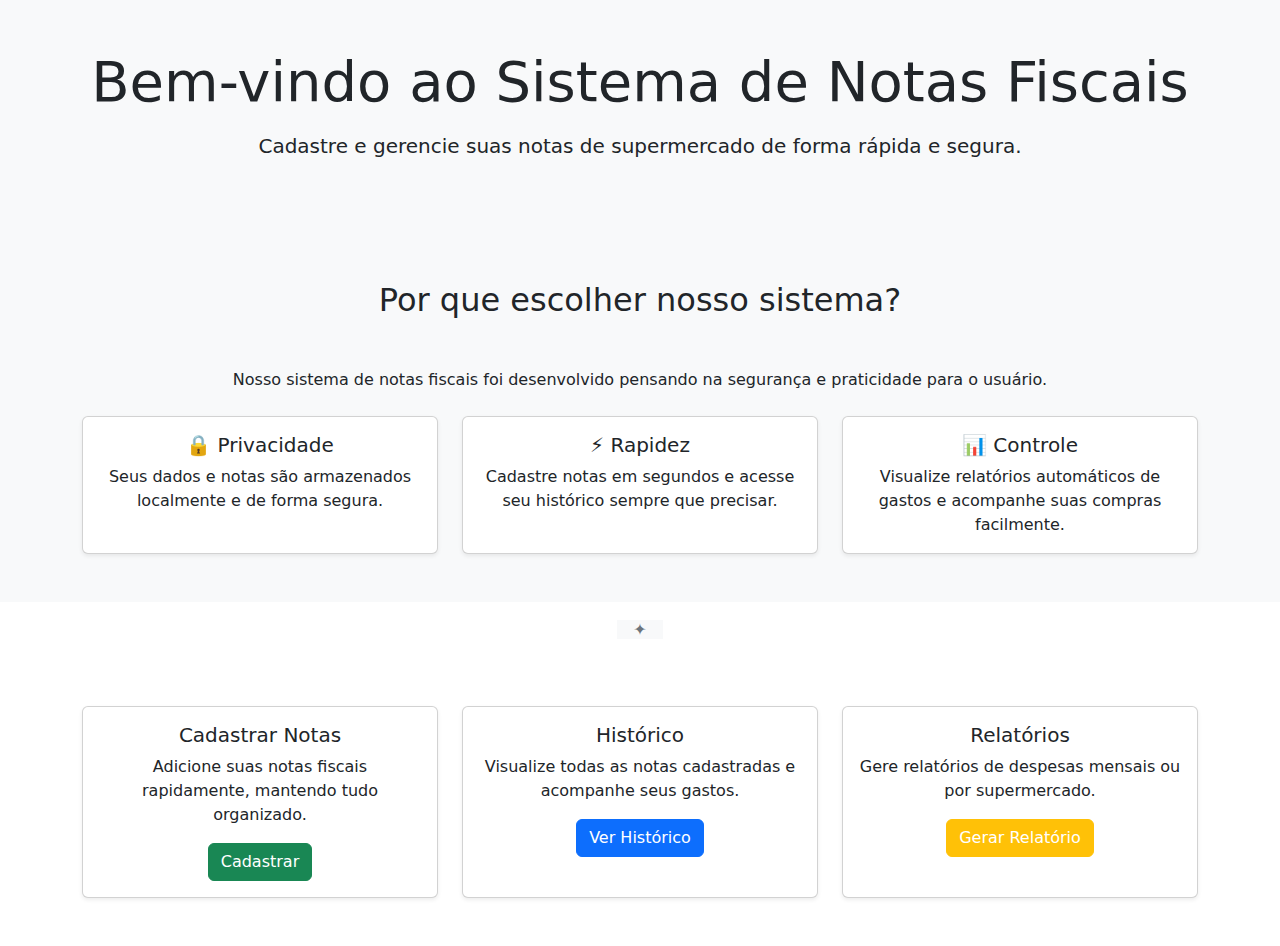
<file: index.html>
<!DOCTYPE html>
<html lang="pt-BR">
<head>
  <meta charset="UTF-8">
  <meta name="viewport" content="width=device-width, initial-scale=1.0">
  <title>Home - Sistema de Notas</title>
  <link href="https://cdn.jsdelivr.net/npm/bootstrap@5.3.3/dist/css/bootstrap.min.css" rel="stylesheet">
</head>
<body>

<!-- Navbar -->




<!-- Fim do navbar-->

<!-- Hero Section -->
<section class="text-center bg-light py-5">
  <div class="container">
    <h1 class="display-4 mb-3">Bem-vindo ao Sistema de Notas Fiscais</h1>
    <p class="lead mb-4">Cadastre e gerencie suas notas de supermercado de forma rápida e segura.</p>
  </div>
</section>

<!-- Sobre / Funcionalidades -->
<section class="bg-light py-5">
  <div class="container">
    <h2 class="text-center mb-5">Por que escolher nosso sistema?</h2>
    <p class="text-center mb-4">
      Nosso sistema de notas fiscais foi desenvolvido pensando na segurança e praticidade para o usuário.
    </p>
    <div class="row g-4 text-center">
      <div class="col-md-4">
        <div class="card h-100 shadow-sm">
          <div class="card-body">
            <h5 class="card-title">🔒 Privacidade</h5>
            <p class="card-text">Seus dados e notas são armazenados localmente e de forma segura.</p>
          </div>
        </div>
      </div>
      <div class="col-md-4">
        <div class="card h-100 shadow-sm">
          <div class="card-body">
            <h5 class="card-title">⚡ Rapidez</h5>
            <p class="card-text">Cadastre notas em segundos e acesse seu histórico sempre que precisar.</p>
          </div>
        </div>
      </div>
      <div class="col-md-4">
        <div class="card h-100 shadow-sm">
          <div class="card-body">
            <h5 class="card-title">📊 Controle</h5>
            <p class="card-text">Visualize relatórios automáticos de gastos e acompanhe suas compras facilmente.</p>
          </div>
        </div>
      </div>
    </div>
  </div>
</section>
<div class="text-center my-3">
  <span class="px-3 bg-light text-secondary">✦</span>
</div>
<!-- Funcionalidades -->
<section class="container py-5">
  <div class="row g-4">
    <div class="col-md-4">
      <div class="card shadow-sm h-100">
        <div class="card-body text-center">
          <h5 class="card-title">Cadastrar Notas</h5>
          <p class="card-text">Adicione suas notas fiscais rapidamente, mantendo tudo organizado.</p>
          <a href="Login.html" class="btn btn-success">Cadastrar</a>
        </div>
      </div>
    </div>
    <div class="col-md-4">
      <div class="card shadow-sm h-100">
        <div class="card-body text-center">
          <h5 class="card-title">Histórico</h5>
          <p class="card-text">Visualize todas as notas cadastradas e acompanhe seus gastos.</p>
          <a href="historico.html" class="btn btn-primary">Ver Histórico</a>
        </div>
      </div>
    </div>
    <div class="col-md-4">
      <div class="card shadow-sm h-100">
        <div class="card-body text-center">
          <h5 class="card-title">Relatórios</h5>
          <p class="card-text">Gere relatórios de despesas mensais ou por supermercado.</p>
          <a href="relatorio.html" class="btn btn-warning text-white">Gerar Relatório</a>
        </div>
      </div>
    </div>
  </div>
</section>

<!-- Footer -->
 
<!-- fim do footer-->

<script src="https://cdn.jsdelivr.net/npm/bootstrap@5.3.3/dist/js/bootstrap.bundle.min.js"></script>
</body>
</html>
</file>
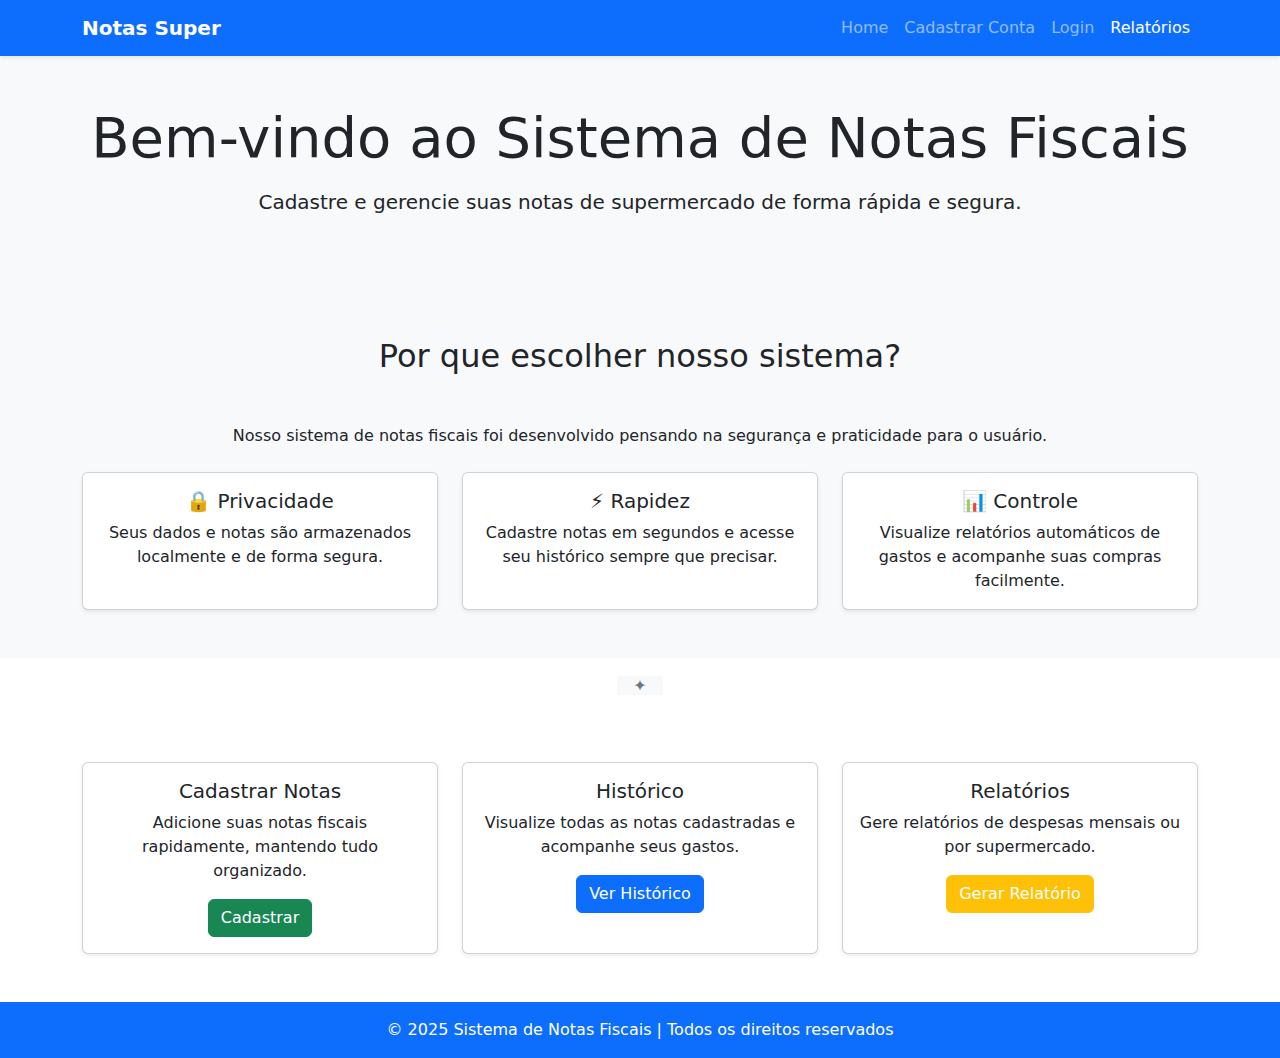
<file: home.html>
<!DOCTYPE html>
<html lang="pt-BR">
<head>
  <meta charset="UTF-8">
  <meta name="viewport" content="width=device-width, initial-scale=1.0">
  <title>Home - Sistema de Notas</title>
  <link href="https://cdn.jsdelivr.net/npm/bootstrap@5.3.3/dist/css/bootstrap.min.css" rel="stylesheet">
</head>
<body>

<!-- Navbar -->
<nav class="navbar navbar-expand-lg navbar-dark bg-primary shadow-sm">
  <div class="container">
    <a class="navbar-brand fw-bold" href="index.html">Notas Super</a>
    <button class="navbar-toggler" type="button" data-bs-toggle="collapse" data-bs-target="#navbarNav">
      <span class="navbar-toggler-icon"></span>
    </button>
    <div class="collapse navbar-collapse" id="navbarNav">
      <ul class="navbar-nav ms-auto">
        <li class="nav-item"><a class="nav-link" href="index.html">Home</a></li>
        <li class="nav-item"><a class="nav-link" href="cadastro.html">Cadastrar Conta</a></li>
        <li class="nav-item"><a class="nav-link" href="login.html">Login</a></li>
        <li class="nav-item"><a class="nav-link active" href="relatorios.html">Relatórios</a></li>
      </ul>
    </div>
  </div>
</nav>

<!-- Hero Section -->
<section class="text-center bg-light py-5">
  <div class="container">
    <h1 class="display-4 mb-3">Bem-vindo ao Sistema de Notas Fiscais</h1>
    <p class="lead mb-4">Cadastre e gerencie suas notas de supermercado de forma rápida e segura.</p>
  </div>
</section>

<!-- Sobre / Funcionalidades -->
<section class="bg-light py-5">
  <div class="container">
    <h2 class="text-center mb-5">Por que escolher nosso sistema?</h2>
    <p class="text-center mb-4">
      Nosso sistema de notas fiscais foi desenvolvido pensando na segurança e praticidade para o usuário.
    </p>
    <div class="row g-4 text-center">
      <div class="col-md-4">
        <div class="card h-100 shadow-sm">
          <div class="card-body">
            <h5 class="card-title">🔒 Privacidade</h5>
            <p class="card-text">Seus dados e notas são armazenados localmente e de forma segura.</p>
          </div>
        </div>
      </div>
      <div class="col-md-4">
        <div class="card h-100 shadow-sm">
          <div class="card-body">
            <h5 class="card-title">⚡ Rapidez</h5>
            <p class="card-text">Cadastre notas em segundos e acesse seu histórico sempre que precisar.</p>
          </div>
        </div>
      </div>
      <div class="col-md-4">
        <div class="card h-100 shadow-sm">
          <div class="card-body">
            <h5 class="card-title">📊 Controle</h5>
            <p class="card-text">Visualize relatórios automáticos de gastos e acompanhe suas compras facilmente.</p>
          </div>
        </div>
      </div>
    </div>
  </div>
</section>
<div class="text-center my-3">
  <span class="px-3 bg-light text-secondary">✦</span>
</div>
<!-- Funcionalidades -->
<section class="container py-5">
  <div class="row g-4">
    <div class="col-md-4">
      <div class="card shadow-sm h-100">
        <div class="card-body text-center">
          <h5 class="card-title">Cadastrar Notas</h5>
          <p class="card-text">Adicione suas notas fiscais rapidamente, mantendo tudo organizado.</p>
          <a href="cadastro.html" class="btn btn-success">Cadastrar</a>
        </div>
      </div>
    </div>
    <div class="col-md-4">
      <div class="card shadow-sm h-100">
        <div class="card-body text-center">
          <h5 class="card-title">Histórico</h5>
          <p class="card-text">Visualize todas as notas cadastradas e acompanhe seus gastos.</p>
          <a href="historico.html" class="btn btn-primary">Ver Histórico</a>
        </div>
      </div>
    </div>
    <div class="col-md-4">
      <div class="card shadow-sm h-100">
        <div class="card-body text-center">
          <h5 class="card-title">Relatórios</h5>
          <p class="card-text">Gere relatórios de despesas mensais ou por supermercado.</p>
          <a href="relatorio.html" class="btn btn-warning text-white">Gerar Relatório</a>
        </div>
      </div>
    </div>
  </div>
</section>

<!-- Footer -->
<footer class="bg-primary text-white text-center py-3">
  &copy; 2025 Sistema de Notas Fiscais | Todos os direitos reservados
</footer>

<script src="https://cdn.jsdelivr.net/npm/bootstrap@5.3.3/dist/js/bootstrap.bundle.min.js"></script>
</body>
</html>
</file>
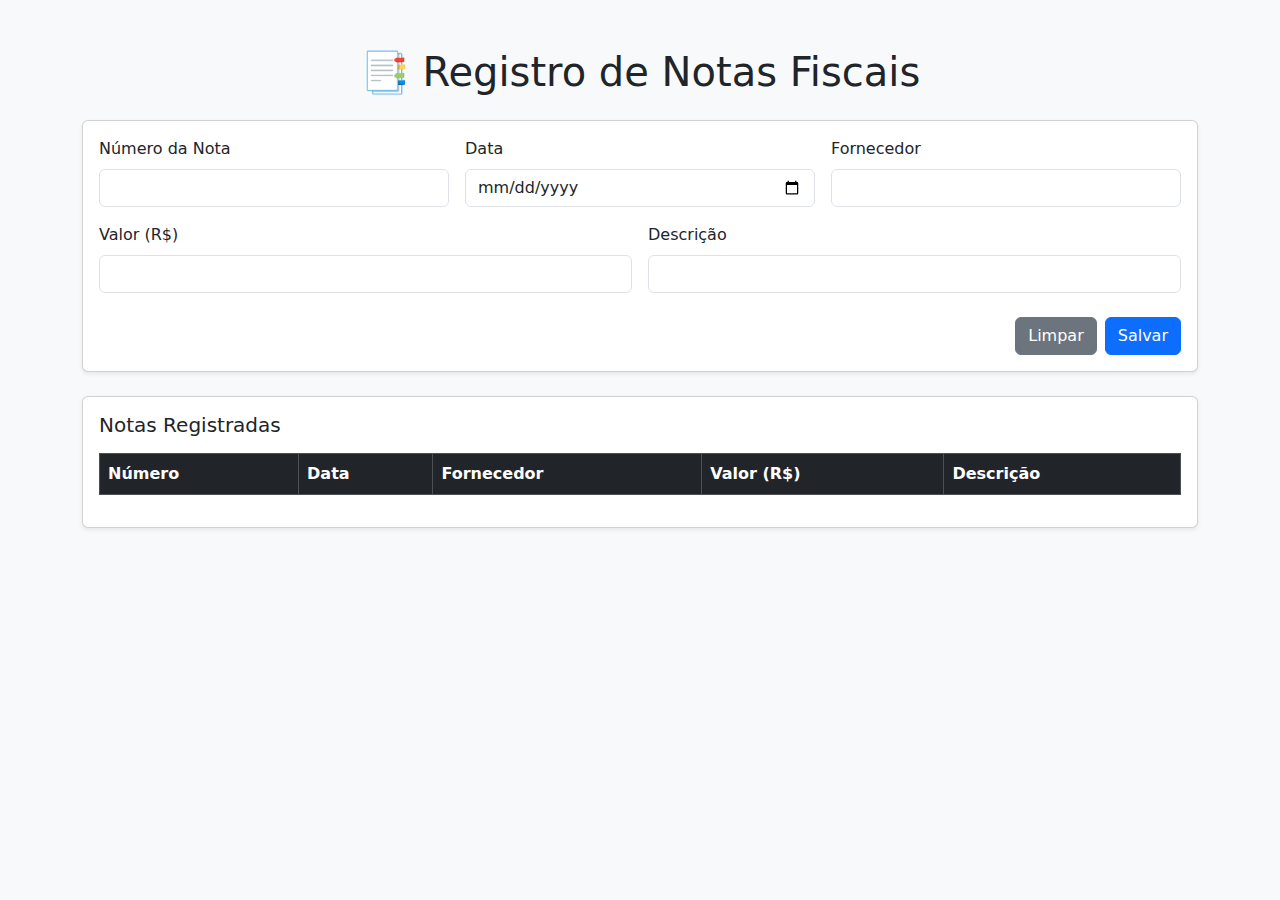
<file: Registro.html>
<!DOCTYPE html>
<html lang="pt-BR">
<head>
  <meta charset="UTF-8">
  <meta name="viewport" content="width=device-width, initial-scale=1.0">
  <title>Registro de Notas Fiscais</title>
  <link href="https://cdn.jsdelivr.net/npm/bootstrap@5.3.3/dist/css/bootstrap.min.css" rel="stylesheet">
</head>
<body class="bg-light">

  <div class="container py-5">
    <h1 class="text-center mb-4">📑 Registro de Notas Fiscais</h1>

    <!-- Formulário -->
    <div class="card shadow-sm mb-4">
      <div class="card-body">
        <form id="notaForm">
          <div class="row g-3">
            <div class="col-md-4">
              <label for="numero" class="form-label">Número da Nota</label>
              <input type="text" class="form-control" id="numero" required>
            </div>
            <div class="col-md-4">
              <label for="data" class="form-label">Data</label>
              <input type="date" class="form-control" id="data" required>
            </div>
            <div class="col-md-4">
              <label for="fornecedor" class="form-label">Fornecedor</label>
              <input type="text" class="form-control" id="fornecedor" required>
            </div>
            <div class="col-md-6">
              <label for="valor" class="form-label">Valor (R$)</label>
              <input type="number" class="form-control" id="valor" step="0.01" required>
            </div>
            <div class="col-md-6">
              <label for="descricao" class="form-label">Descrição</label>
              <input type="text" class="form-control" id="descricao">
            </div>
          </div>

          <div class="mt-4 d-flex justify-content-end">
            <button type="reset" class="btn btn-secondary me-2">Limpar</button>
            <button type="submit" class="btn btn-primary">Salvar</button>
          </div>
        </form>
      </div>
    </div>

    <!-- Tabela de Notas -->
    <div class="card shadow-sm">
      <div class="card-body">
        <h5 class="mb-3">Notas Registradas</h5>
        <table class="table table-bordered table-striped" id="tabelaNotas">
          <thead class="table-dark">
            <tr>
              <th>Número</th>
              <th>Data</th>
              <th>Fornecedor</th>
              <th>Valor (R$)</th>
              <th>Descrição</th>
            </tr>
          </thead>
          <tbody>
            <!-- Registros aparecerão aqui -->
          </tbody>
        </table>
      </div>
    </div>
  </div>

  <script>
    const form = document.getElementById('notaForm');
    const tabela = document.querySelector('#tabelaNotas tbody');

    form.addEventListener('submit', (e) => {
      e.preventDefault();

      const numero = document.getElementById('numero').value;
      const data = document.getElementById('data').value;
      const fornecedor = document.getElementById('fornecedor').value;
      const valor = document.getElementById('valor').value;
      const descricao = document.getElementById('descricao').value;

      const novaLinha = `
        <tr>
          <td>${numero}</td>
          <td>${data}</td>
          <td>${fornecedor}</td>
          <td>R$ ${parseFloat(valor).toFixed(2)}</td>
          <td>${descricao}</td>
        </tr>
      `;

      tabela.insertAdjacentHTML('beforeend', novaLinha);
      form.reset();
    });
  </script>

</body>
</html>
</file>
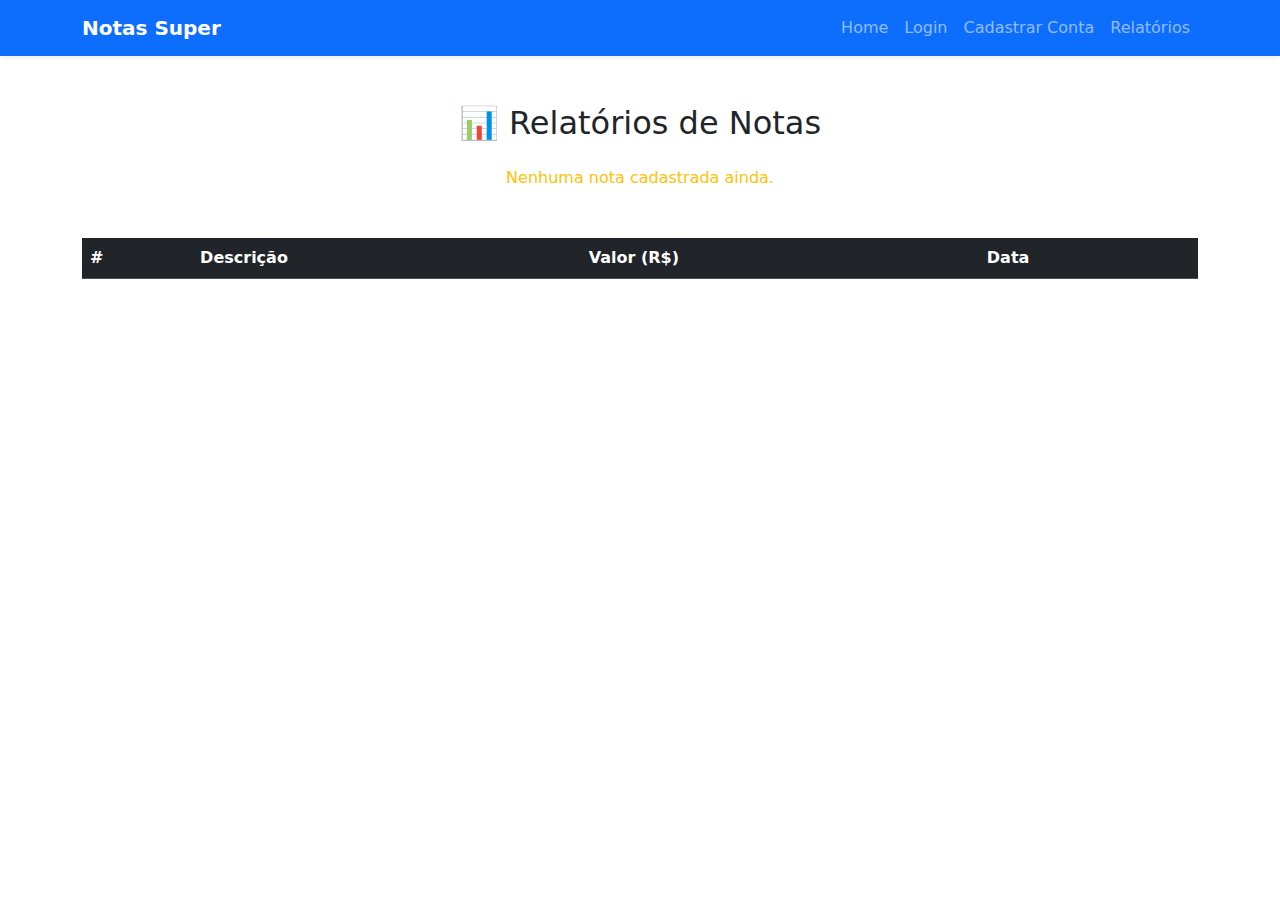
<file: relatorio.html>
<!DOCTYPE html>
<html lang="pt-BR">
<head>
  <meta charset="UTF-8">
  <meta name="viewport" content="width=device-width, initial-scale=1.0">
  <title>Relatórios - Sistema de Notas</title>
  <link href="https://cdn.jsdelivr.net/npm/bootstrap@5.3.3/dist/css/bootstrap.min.css" rel="stylesheet">
</head>
<body>

<!-- Navbar -->
<div id="navbar"></div>
<script>
  fetch('../fixo/navbar.html')
    .then(res => res.text())
    .then(data => document.getElementById('navbar').innerHTML = data);
</script>

<div class="container py-5">
  <h2 class="mb-4 text-center">📊 Relatórios de Notas</h2>
  <div id="resumo" class="mb-5 text-center"></div>

  <table class="table table-striped">
    <thead class="table-dark">
      <tr>
        <th>#</th>
        <th>Descrição</th>
        <th>Valor (R$)</th>
        <th>Data</th>
      </tr>
    </thead>
    <tbody id="tabelaNotas"></tbody>
  </table>
</div>

<script>
const notas = JSON.parse(localStorage.getItem('notas')) || [];
const tabela = document.getElementById('tabelaNotas');
const resumo = document.getElementById('resumo');
let totalGastos = 0;

if(notas.length === 0){
  resumo.innerHTML = "<p class='text-warning'>Nenhuma nota cadastrada ainda.</p>";
} else {
  notas.forEach((nota, index) => {
    totalGastos += parseFloat(nota.valor);
    const linha = document.createElement('tr');
    linha.innerHTML = `
      <td>${index + 1}</td>
      <td>${nota.descricao}</td>
      <td>${parseFloat(nota.valor).toFixed(2)}</td>
      <td>${nota.data}</td>
    `;
    tabela.appendChild(linha);
  });

  resumo.innerHTML = `
    <h5>Total de Notas: ${notas.length}</h5>
    <h5>Total de Gastos: R$ ${totalGastos.toFixed(2)}</h5>
  `;
}
</script>

<script src="https://cdn.jsdelivr.net/npm/bootstrap@5.3.3/dist/js/bootstrap.bundle.min.js"></script>
</body>
</html>
</file>
